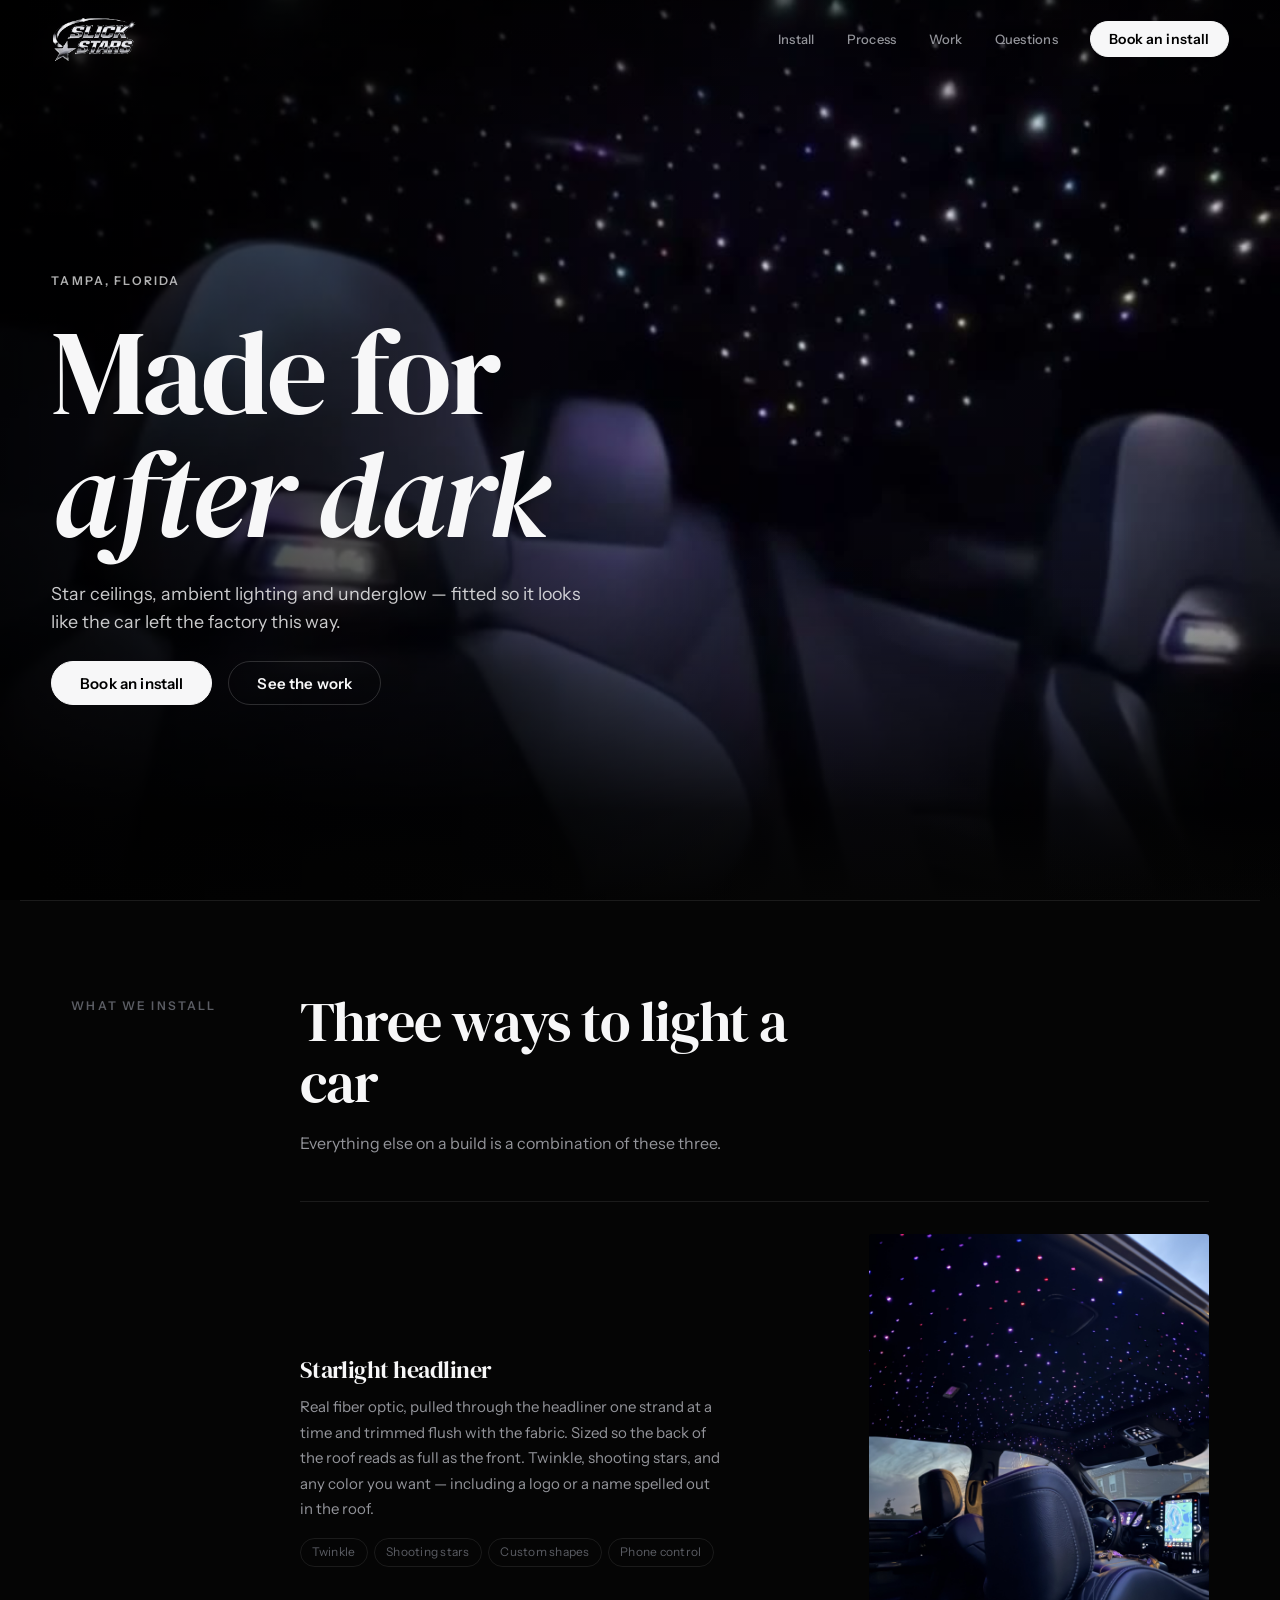
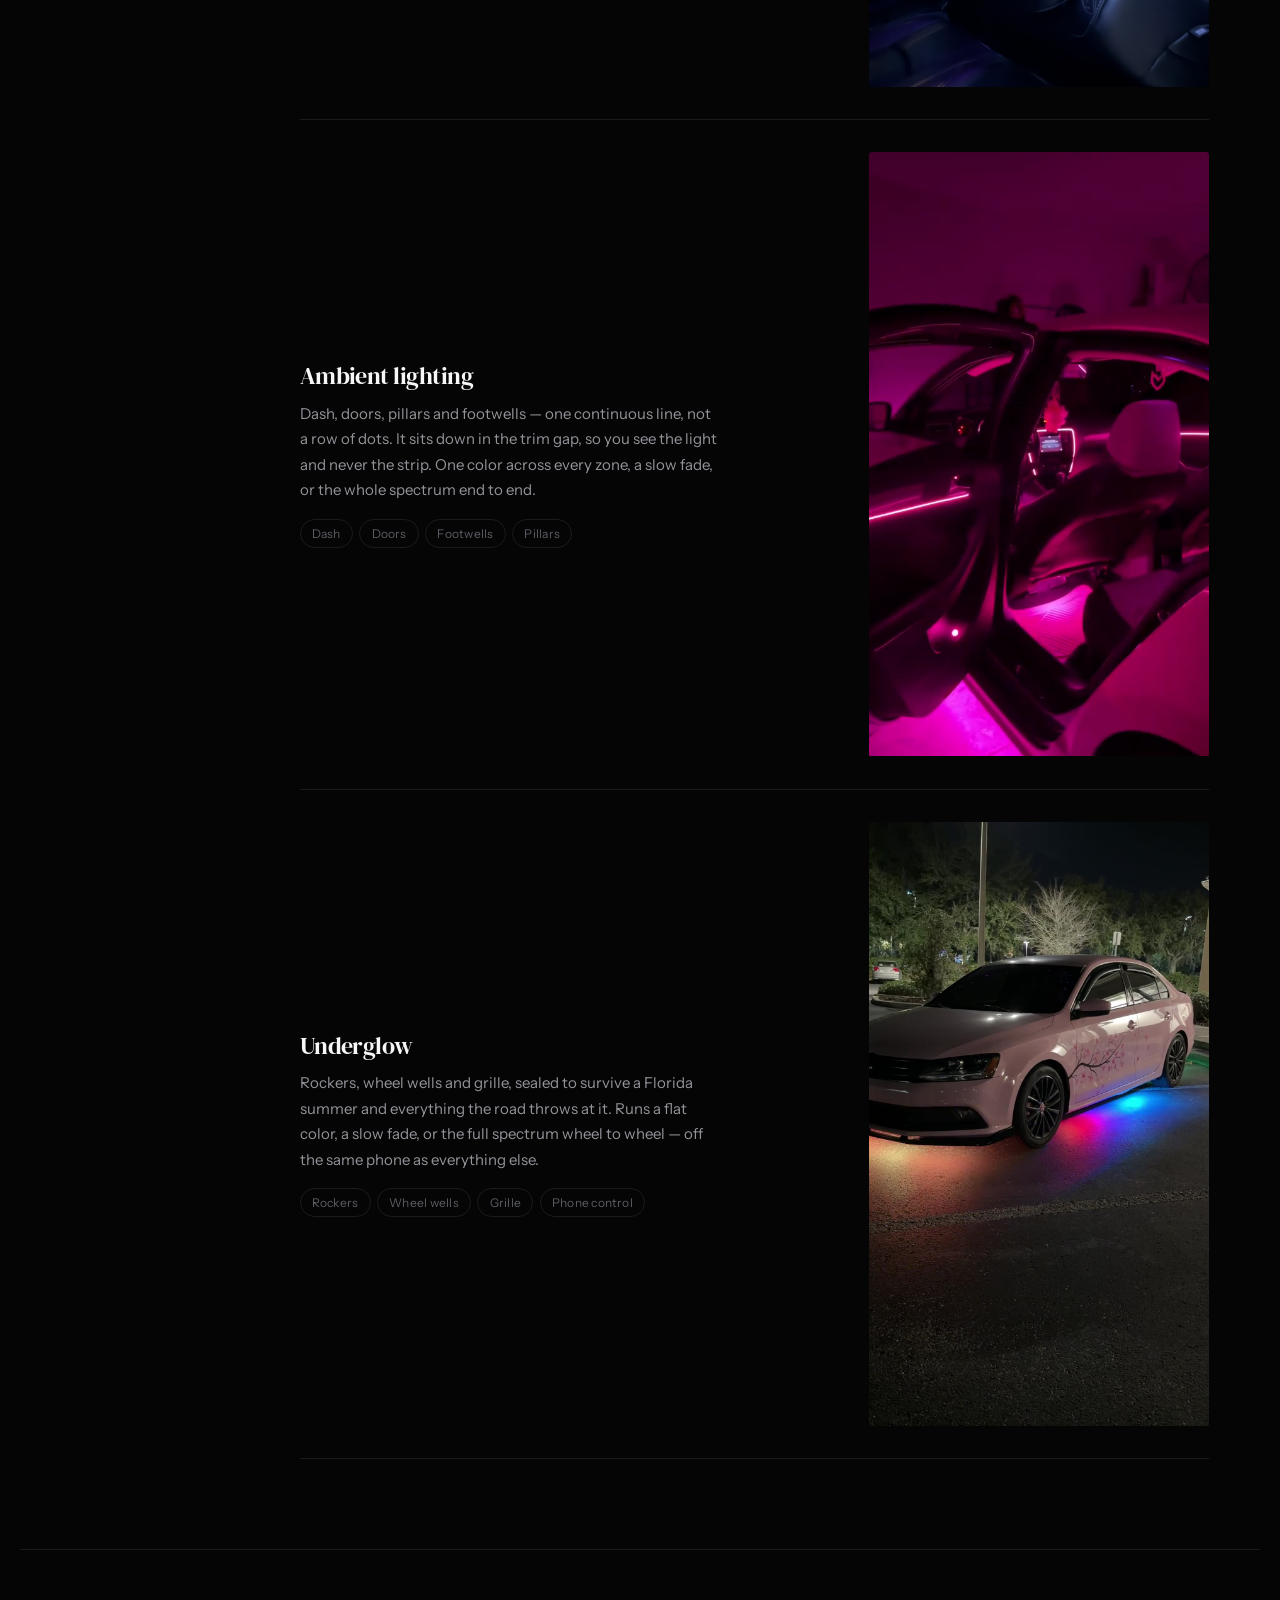
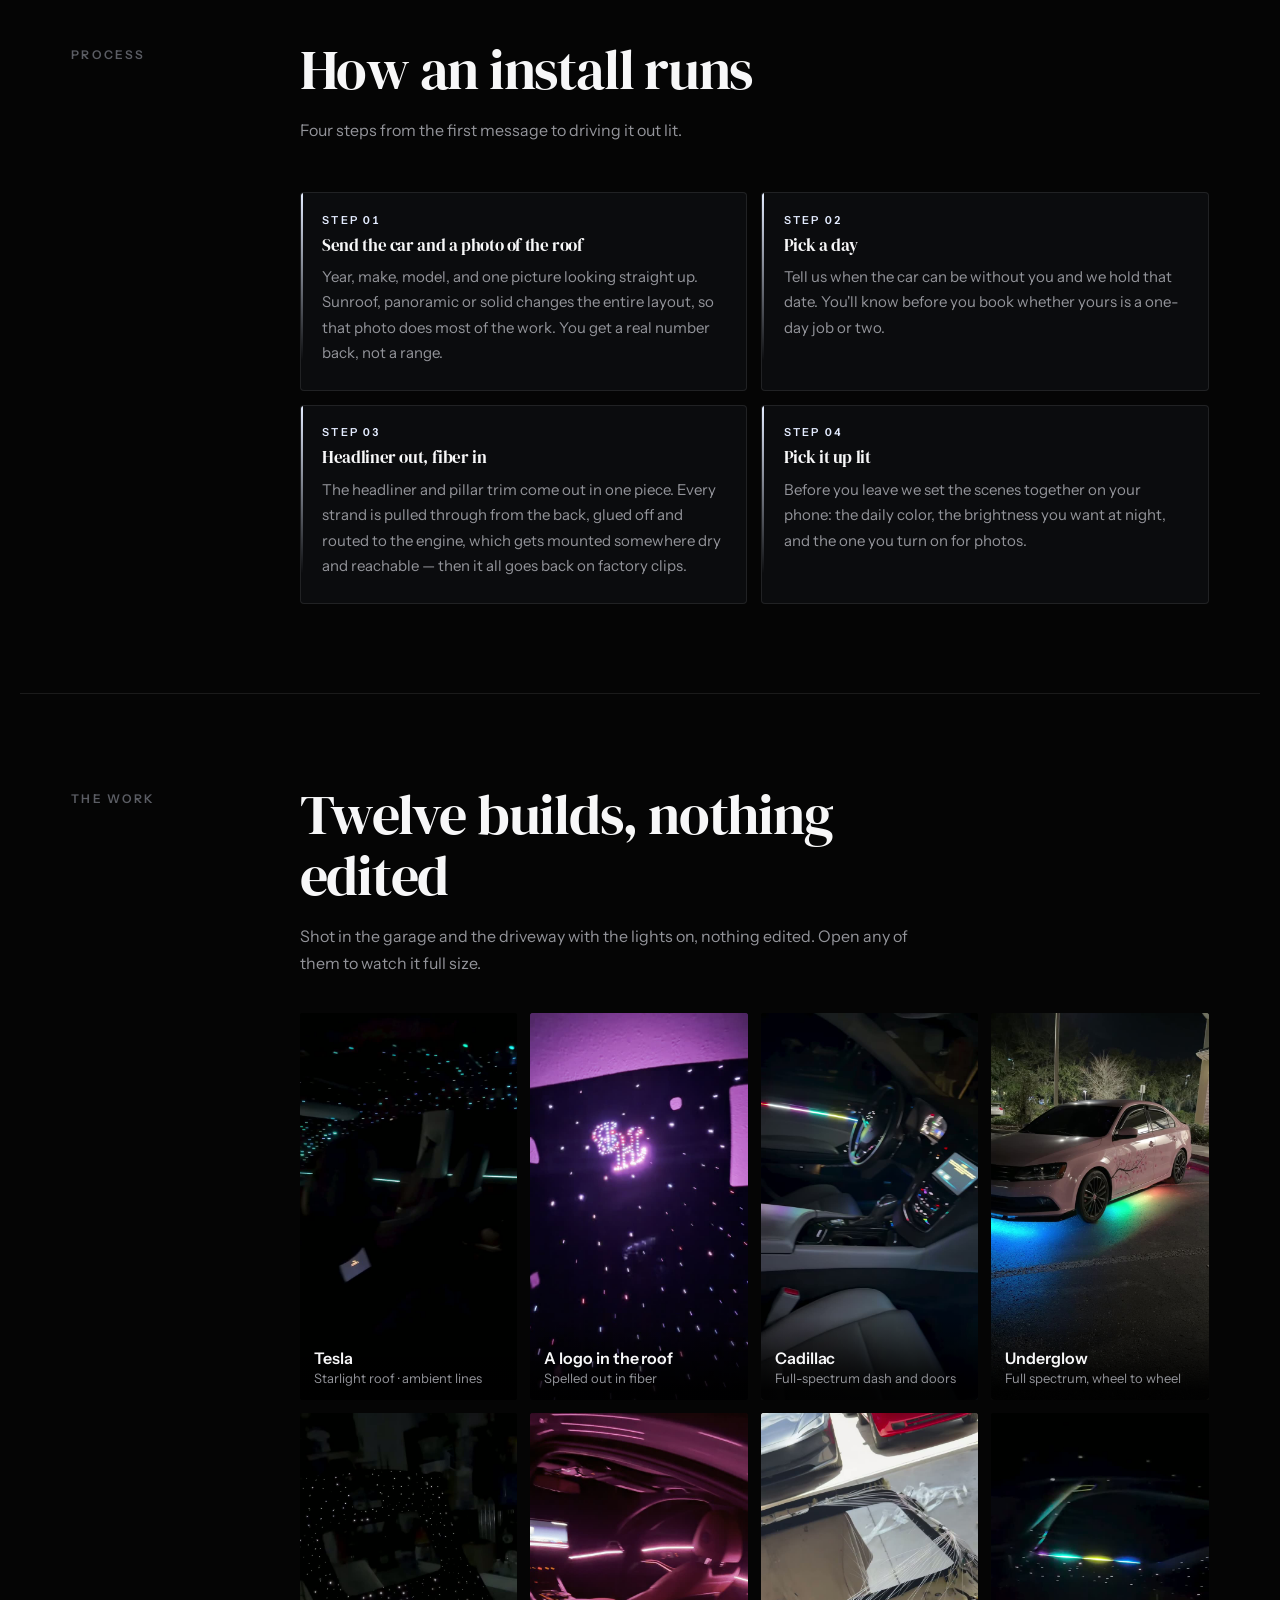
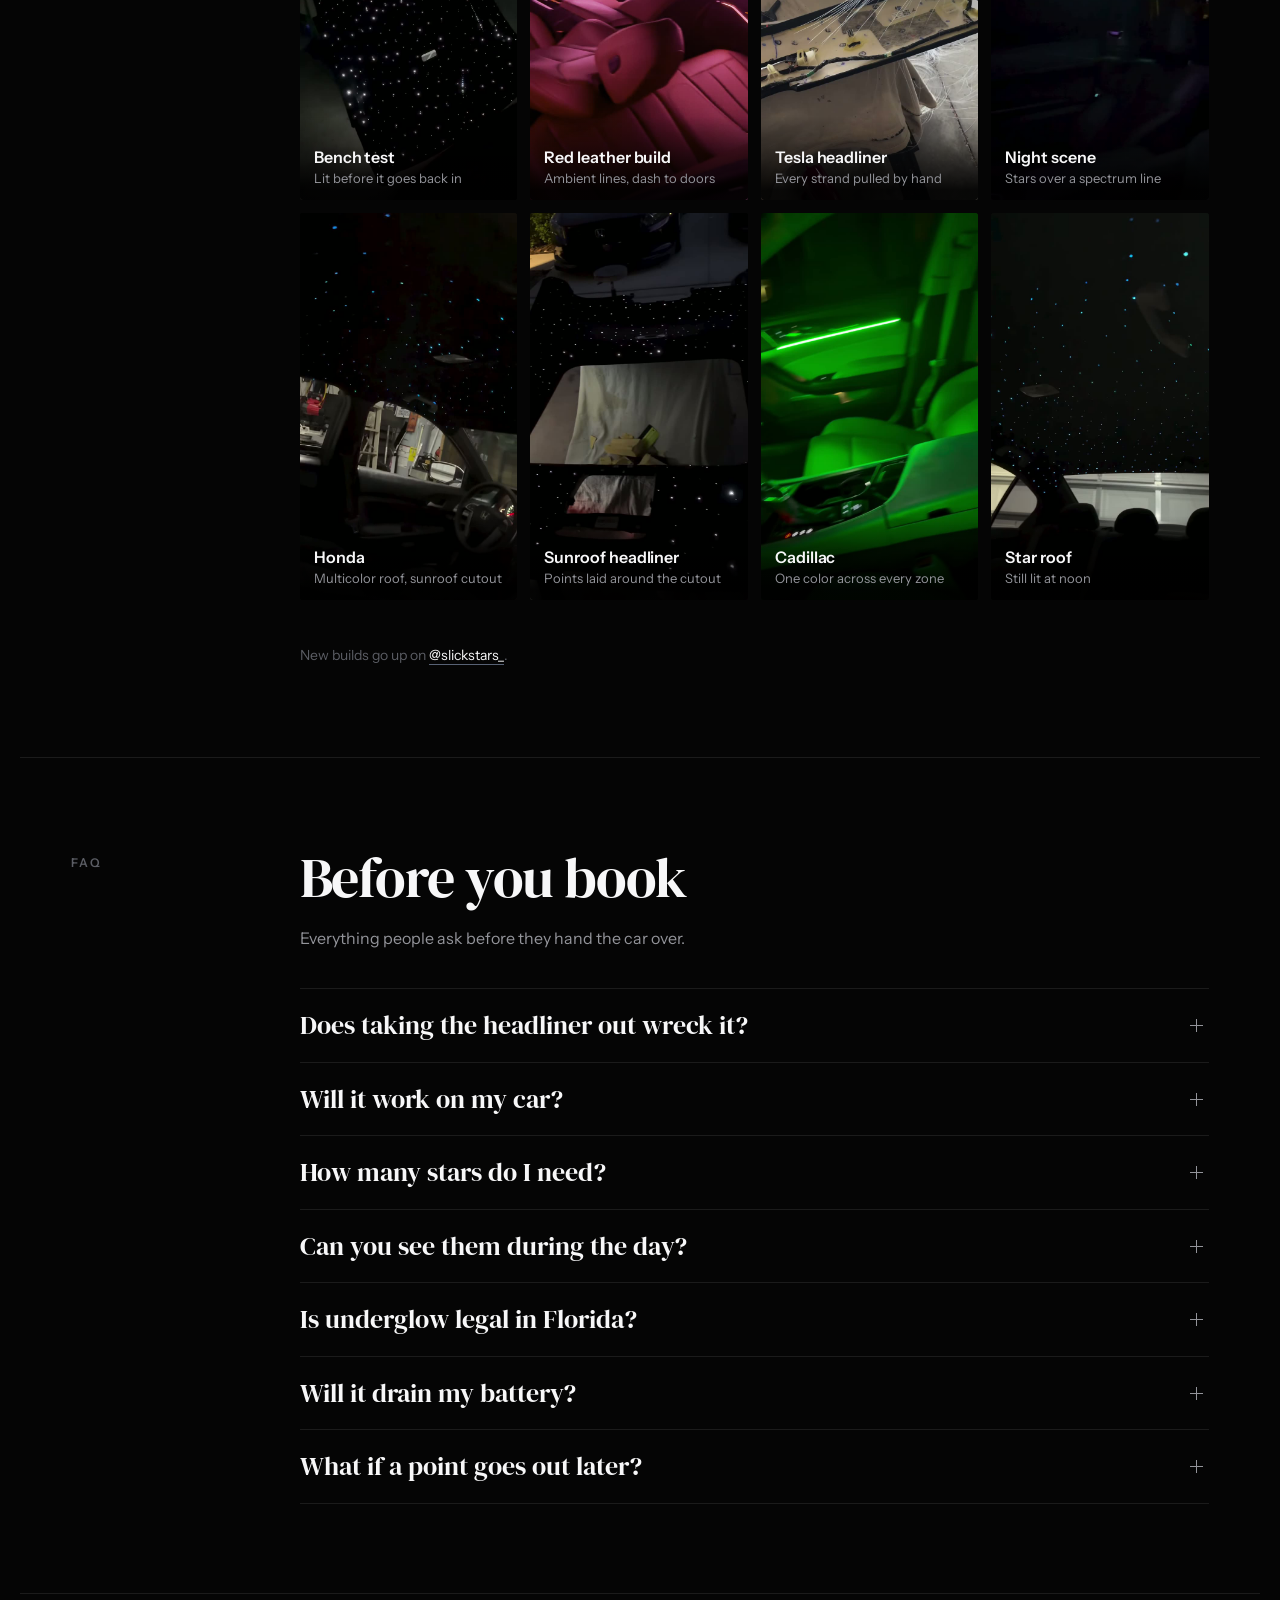
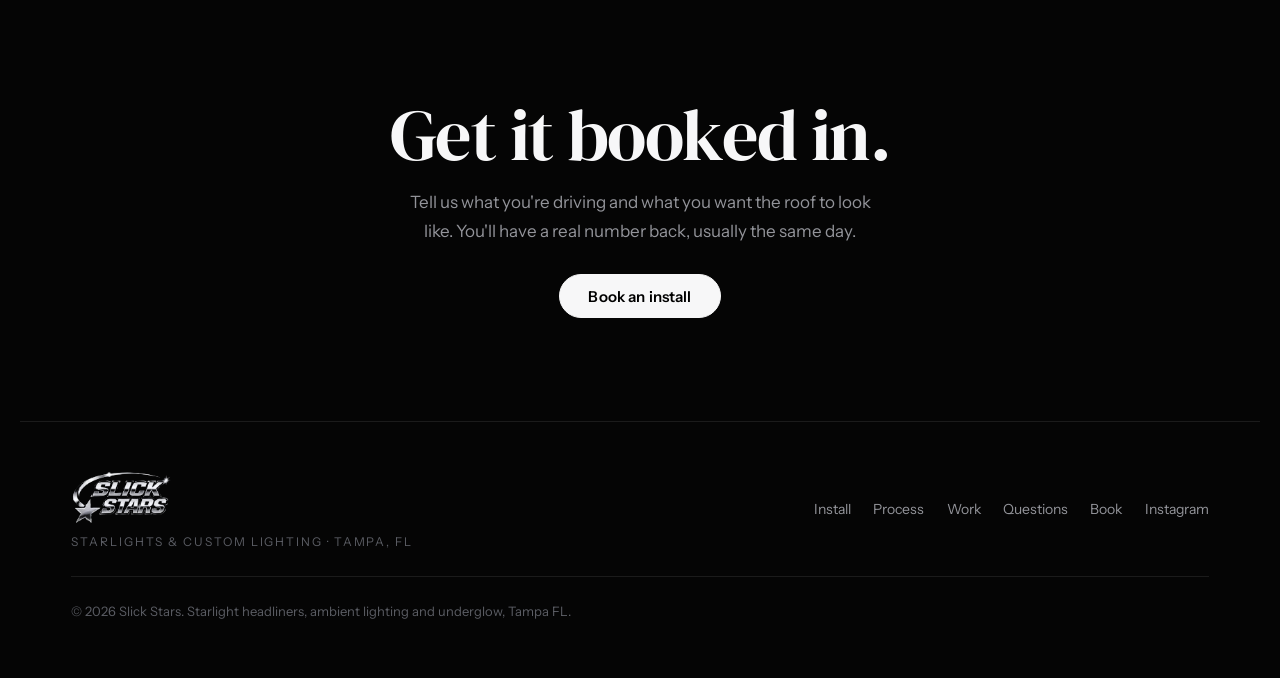
<file: index.html>
<!doctype html>
<html lang="en">
<head>
<meta charset="utf-8">
<meta name="viewport" content="width=device-width, initial-scale=1">
<title>Slick Stars — Starlight Headliners, Ambient Lighting &amp; Underglow, Tampa FL</title>
<meta name="description" content="Fiber-optic star ceilings, ambient interior lighting and underglow, fitted in Tampa, Florida — so it looks like the car left the factory this way.">
<meta name="theme-color" content="#050505">
<link rel="icon" href="images/favicon.svg" type="image/svg+xml">
<meta property="og:title" content="Slick Stars — Starlight Headliners, Tampa FL">
<meta property="og:description" content="Fiber-optic star ceilings, ambient lighting and underglow. Tampa, Florida.">
<meta property="og:image" content="video/hero-poster.jpg">
<meta property="og:type" content="website">
<link rel="preconnect" href="https://fonts.googleapis.com">
<link rel="preconnect" href="https://fonts.gstatic.com" crossorigin>
<link rel="stylesheet" href="https://fonts.googleapis.com/css2?family=DM+Serif+Display:ital@0;1&family=Instrument+Sans:wght@400;500;600&display=swap">
<link rel="stylesheet" href="styles.css">
</head>
<body>

<div class="sky sky--page" id="pageSky" aria-hidden="true"></div>

<a class="skip" href="#main">Skip to content</a>

<header class="nav" id="nav">
  <a class="brand" href="#top" aria-label="Slick Stars, home">
    <img src="images/logo.png" alt="Slick Stars" width="144" height="78">
  </a>
  <nav class="nav__links" aria-label="Sections">
    <a href="#install">Install</a>
    <a href="#process">Process</a>
    <a href="#work">Work</a>
    <a href="#faq">Questions</a>
  </nav>
  <a class="btn btn--sm" href="book.html">Book an install</a>
</header>

<main id="main">

<!-- ── hero ─────────────────────────────────────────────── -->
<section class="hero" id="top">
  <video class="hero__video" src="video/hero.mp4" poster="video/hero-poster.jpg"
         autoplay muted loop playsinline preload="auto" aria-hidden="true" tabindex="-1"></video>
  <div class="hero__scrim" aria-hidden="true"></div>

  <div class="hero__inner">
    <p class="label label--light">Tampa, Florida</p>
    <h1 class="hero__h1">Made for<br><i>after dark</i></h1>
    <p class="hero__sub">
      Star ceilings, ambient lighting and underglow &mdash; fitted so it looks like the car
      left the factory this way.
    </p>
    <div class="hero__cta">
      <a class="btn" href="book.html">Book an install</a>
      <a class="btn btn--ghost" href="#work">See the work</a>
    </div>
  </div>
</section>

<!-- ── install ──────────────────────────────────────────── -->
<section class="sec" id="install">
  <div class="sec__rail"><span class="label">What we install</span></div>
  <div class="sec__body">
    <h2 class="sec__h2">Three ways to light a car</h2>
    <p class="lede">Everything else on a build is a combination of these three.</p>

    <div class="rows">

      <article class="rowitem">
        <div class="rowitem__lead">
          <h3>Starlight headliner</h3>
          <p>Real fiber optic, pulled through the headliner one strand at a time and trimmed flush with the fabric. Sized so the back of the roof reads as full as the front. Twinkle, shooting stars, and any color you want &mdash; including a logo or a name spelled out in the roof.</p>
          <ul class="spec"><li>Twinkle</li><li>Shooting stars</li><li>Custom shapes</li><li>Phone control</li></ul>
        </div>
        <img class="rowitem__shot" src="images/photos/IMG_2978.jpg" width="3024" height="4032" loading="lazy" decoding="async"
             alt="A truck roof filled edge to edge with white and violet fiber-optic points, the dash screen lit below it">
      </article>

      <article class="rowitem">
        <div class="rowitem__lead">
          <h3>Ambient lighting</h3>
          <p>Dash, doors, pillars and footwells &mdash; one continuous line, not a row of dots. It sits down in the trim gap, so you see the light and never the strip. One color across every zone, a slow fade, or the whole spectrum end to end.</p>
          <ul class="spec"><li>Dash</li><li>Doors</li><li>Footwells</li><li>Pillars</li></ul>
        </div>
        <video class="rowitem__shot" src="video/ambient.mp4" poster="video/ambient.jpg"
               width="540" height="960" muted loop playsinline preload="none"
               aria-label="A cabin lit magenta end to end — the line running the door card, the footwells washed, stars overhead"></video>
      </article>

      <article class="rowitem">
        <div class="rowitem__lead">
          <h3>Underglow</h3>
          <p>Rockers, wheel wells and grille, sealed to survive a Florida summer and everything the road throws at it. Runs a flat color, a slow fade, or the full spectrum wheel to wheel &mdash; off the same phone as everything else.</p>
          <ul class="spec"><li>Rockers</li><li>Wheel wells</li><li>Grille</li><li>Phone control</li></ul>
        </div>
        <video class="rowitem__shot" src="video/underglow.mp4" poster="video/underglow.jpg"
               width="1080" height="1920" muted loop playsinline preload="none"
               aria-label="A sedan in an empty lot at night, the underglow cycling the full spectrum across the asphalt"></video>
      </article>

    </div>
  </div>
</section>

<!-- ── process ──────────────────────────────────────────── -->
<section class="sec" id="process">
  <div class="sec__rail"><span class="label">Process</span></div>
  <div class="sec__body">
    <h2 class="sec__h2">How an install runs</h2>
    <p class="lede">Four steps from the first message to driving it out lit.</p>

    <ol class="steps">
      <li>
        <span class="steps__n">Step 01</span>
        <h3>Send the car and a photo of the roof</h3>
        <p>Year, make, model, and one picture looking straight up. Sunroof, panoramic or solid changes the entire layout, so that photo does most of the work. You get a real number back, not a range.</p>
      </li>
      <li>
        <span class="steps__n">Step 02</span>
        <h3>Pick a day</h3>
        <p>Tell us when the car can be without you and we hold that date. You'll know before you book whether yours is a one-day job or two.</p>
      </li>
      <li>
        <span class="steps__n">Step 03</span>
        <h3>Headliner out, fiber in</h3>
        <p>The headliner and pillar trim come out in one piece. Every strand is pulled through from the back, glued off and routed to the engine, which gets mounted somewhere dry and reachable &mdash; then it all goes back on factory clips.</p>
      </li>
      <li>
        <span class="steps__n">Step 04</span>
        <h3>Pick it up lit</h3>
        <p>Before you leave we set the scenes together on your phone: the daily color, the brightness you want at night, and the one you turn on for photos.</p>
      </li>
    </ol>
  </div>
</section>

<!-- ── work ─────────────────────────────────────────────── -->
<section class="sec" id="work">
  <div class="sec__rail"><span class="label">The work</span></div>
  <div class="sec__body">
    <h2 class="sec__h2">Twelve builds, nothing edited</h2>
    <p class="lede">Shot in the garage and the driveway with the lights on, nothing edited. Open any of them to watch it full size.</p>

    <div class="work" id="work-grid">
      <!-- built from WORK in app.js -->
    </div>

    <p class="note">
      New builds go up on
      <a href="https://www.instagram.com/slickstars_/" target="_blank" rel="noopener">@slickstars_</a>.
    </p>
  </div>
</section>

<!-- ── faq ──────────────────────────────────────────────── -->
<section class="sec" id="faq">
  <div class="sec__rail"><span class="label">FAQ</span></div>
  <div class="sec__body">
    <h2 class="sec__h2">Before you book</h2>
    <p class="lede">Everything people ask before they hand the car over.</p>
    <div class="faq">
      <details>
        <summary>Does taking the headliner out wreck it?</summary>
        <p>No &mdash; it's built to come out. The board unclips, the fiber gets pulled through from the back where nobody sees it, and each strand is trimmed flush with the fabric. Once it's back in, you can't tell it ever left the car until you turn the lights on.</p>
      </details>
      <details>
        <summary>Will it work on my car?</summary>
        <p>Almost certainly. What decides the job is the roof, not the badge &mdash; solid, sunroof, panoramic and full glass all lay out differently, and that's what changes the point count and the routing. Send the year, make and model with a photo looking straight up and we'll tell you exactly what yours takes before you commit to anything.</p>
      </details>
      <details>
        <summary>How many stars do I need?</summary>
        <p>It's set by the roof, not by a menu. A sedan headliner and a truck cab need very different counts to look equally full, and a sunroof cutout changes where they can go at all. Send the photo and we'll give you the number for your car.</p>
      </details>
      <details>
        <summary>Can you see them during the day?</summary>
        <p>Yes &mdash; quieter than at night, but they're there. There's a clip in the work section above &mdash; Star roof &mdash; filmed at noon with the garage door open and nothing done to it.</p>
      </details>
      <details>
        <summary>Is underglow legal in Florida?</summary>
        <p>Mostly, with limits. Florida restricts lights showing <b>red or blue toward the front</b> of the car, and anything flashing or rotating &mdash; that&rsquo;s reserved for emergency vehicles. So the build gets a street scene that stays inside that, and your reds and blues live on a separate scene for shows and meets. Worth confirming for your own setup before you drive it.</p>
      </details>
      <details>
        <summary>Will it drain my battery?</summary>
        <p>Not when it's wired right. Power gets tapped to a switched source, so the whole system dies with the ignition instead of sitting live off an always-on circuit overnight.</p>
      </details>
      <details>
        <summary>What if a point goes out later?</summary>
        <p>Bring it back. Fiber doesn't burn out the way an LED does &mdash; a dead point is nearly always the engine or a connection at the engine end, and both are quick to sort.</p>
      </details>
    </div>
  </div>
</section>

</main>

<!-- ── closer ───────────────────────────────────────────── -->
<section class="closer">
  <h2>Get it booked in.</h2>
  <p>Tell us what you're driving and what you want the roof to look like. You'll have a real number back, usually the same day.</p>
  <a class="btn" href="book.html">Book an install</a>
</section>

<footer class="foot">
  <div class="foot__brand">
    <img src="images/logo.png" alt="Slick Stars" width="144" height="78" loading="lazy">
    <span>Starlights &amp; custom lighting &middot; Tampa, FL</span>
  </div>
  <nav class="foot__links" aria-label="Footer">
    <a href="#install">Install</a>
    <a href="#process">Process</a>
    <a href="#work">Work</a>
    <a href="#faq">Questions</a>
    <a href="book.html">Book</a>
    <a href="https://www.instagram.com/slickstars_/" target="_blank" rel="noopener">Instagram</a>
  </nav>
  <p class="foot__fine">&copy; <span id="yr">2026</span> Slick Stars. Starlight headliners, ambient lighting and underglow, Tampa FL.</p>
</footer>

<!-- ── lightbox ─────────────────────────────────────────── -->
<dialog class="lb" id="lb" aria-label="Build video">
  <button class="lb__close" id="lbClose" type="button" aria-label="Close">&#10005;</button>
  <div class="lb__in"><video id="lbVideo" controls playsinline loop preload="none"></video></div>
  <p class="lb__cap" id="lbCap"></p>
</dialog>

<script src="app.js"></script>
</body>
</html>
</file>
<file: styles.css>
/* Slick Stars — black, chrome and white. The cars bring the color; nothing else does. */

/* ── tokens ──────────────────────────────────────────────── */
:root{
  --bg:#050505;
  --panel:#0B0B0C;
  --sheet:#0B0C0E;
  --sheet-2:#101216;
  --line:rgba(255,255,255,.09);
  --line-soft:rgba(255,255,255,.055);
  --line-2:rgba(255,255,255,.16);

  --ink:#F7F7F8;
  --mute:#93949A;
  --dim:#5B5D64;

  --star:#E4ECFF;
  --glow:rgba(190,214,255,.45);

  --display:"DM Serif Display",Georgia,"Times New Roman",serif;
  --body:"Instrument Sans",ui-sans-serif,system-ui,sans-serif;

  --gut:clamp(1.25rem,4vw,4.5rem);
  --wide:1240px;
  --rail:190px;
  --read:660px;

  --ease:cubic-bezier(.22,.68,.28,1);
}

*,*::before,*::after{box-sizing:border-box}
html{-webkit-text-size-adjust:100%;scroll-behavior:smooth}
@media (prefers-reduced-motion:reduce){html{scroll-behavior:auto}}

body{
  margin:0;
  background:var(--bg);
  color:var(--ink);
  font:400 16px/1.65 var(--body);
  -webkit-font-smoothing:antialiased;
  overflow-x:hidden;
}

img,video{display:block;max-width:100%;height:auto}
[hidden]{display:none !important}
a{color:inherit}
h1,h2,h3{font-family:var(--display);font-weight:400;letter-spacing:-.022em}

::selection{background:var(--ink);color:#000}
:focus-visible{outline:1.5px solid var(--ink);outline-offset:3px;border-radius:2px}

.skip{
  position:fixed;left:12px;top:-100px;z-index:99;
  background:var(--ink);color:#000;padding:10px 16px;border-radius:999px;
  font:600 13px var(--body);transition:top .18s var(--ease);
}
.skip:focus{top:12px}

/* ── shared ──────────────────────────────────────────────── */
.label,.eyebrow{
  display:block;margin:0;
  font:600 .75rem/1 var(--body);letter-spacing:.18em;text-transform:uppercase;
  color:var(--dim);
}
.label--light{color:rgba(247,247,248,.72)}
.lede{margin:0;color:var(--mute);max-width:56ch;font-size:1.0625rem;line-height:1.7}
.note{margin:1.5rem 0 0;font-size:.875rem;color:var(--dim)}
.note a{color:var(--ink);text-decoration:none;border-bottom:1px solid var(--glow)}
.note a:hover{color:var(--star)}

/* ── buttons ─────────────────────────────────────────────── */
.btn{
  display:inline-flex;align-items:center;justify-content:center;gap:10px;
  padding:.85rem 1.75rem;
  background:var(--ink);color:#000;
  font:600 .9375rem/1 var(--body);letter-spacing:.01em;
  text-decoration:none;border:1px solid var(--ink);border-radius:999px;
  cursor:pointer;
  transition:background-color .2s ease,color .2s ease,border-color .2s ease,transform .25s var(--ease);
}
.btn:hover{background:transparent;color:var(--ink);transform:translateY(-1px)}
.btn:active{transform:translateY(0)}
.btn--ghost{background:transparent;color:var(--ink);border-color:var(--line-2)}
.btn--ghost:hover{background:var(--ink);color:#000;border-color:var(--ink)}
.btn--sm{padding:.6rem 1.15rem;font-size:.875rem}

/* ── star field ──────────────────────────────────────────── */
.sky{position:absolute;inset:0;overflow:hidden;pointer-events:none;z-index:0}
/* fixed, so it sits behind the whole page like a sky you're driving under
   rather than a texture that scrolls past */
.sky--page{position:fixed}
.sky i{
  position:absolute;display:block;
  width:var(--s,2px);height:var(--s,2px);border-radius:50%;
  background:var(--c,#E4ECFF);
  box-shadow:0 0 5px 0 var(--c,#E4ECFF);
  opacity:.42;
  animation:twinkle var(--t,4.6s) var(--d,0s) infinite ease-in-out;
}
@keyframes twinkle{0%,100%{opacity:.06;transform:scale(.6)}50%{opacity:var(--o,.62);transform:scale(1)}}
@media (prefers-reduced-motion:reduce){.sky i{animation:none;opacity:.34}}

/* ── shooting stars ──────────────────────────────────────── */
/* He sells these, so the sky throws one now and then. Long cycle, short bright
   window: roughly one every few seconds somewhere on screen, never a shower.
   `.sky i` is a class+type selector, so these need `.sky .shoot` to win. */
.sky .shoot{
  position:absolute;
  width:2px;height:2px;border-radius:50%;
  background:#fff;
  box-shadow:0 0 6px 0 rgba(228,236,255,.6);
  opacity:0;
  animation:shoot var(--sd,14s) var(--sdelay,0s) infinite linear;
}
/* the trail, angled to sit behind the direction of travel */
.sky .shoot::after{
  content:"";position:absolute;left:1px;top:0;
  width:var(--tail,120px);height:1px;
  transform-origin:0 50%;
  transform:rotate(-32deg);
  background:linear-gradient(to right,rgba(228,236,255,.55),rgba(228,236,255,.1) 42%,rgba(228,236,255,0));
}
@keyframes shoot{
  0%,4%    {opacity:0;transform:translate3d(0,0,0)}
  6%,10%   {opacity:.85}
  13%,100% {opacity:0;transform:translate3d(calc(var(--len,460px) * -.85),calc(var(--len,460px) * .53),0)}
}
@media (prefers-reduced-motion:reduce){.sky .shoot{display:none}}

/* ── nav ─────────────────────────────────────────────────── */
.nav{
  position:fixed;inset:0 0 auto 0;z-index:50;
  display:flex;align-items:center;gap:2rem;
  padding:1rem var(--gut);
  border-bottom:1px solid transparent;
  transition:background-color .3s ease,border-color .3s ease,backdrop-filter .3s ease,padding .3s ease;
}
.nav[data-stuck="true"]{
  background:rgba(5,5,5,.86);
  backdrop-filter:blur(16px) saturate(130%);
  border-bottom-color:var(--line);
  padding-block:.6rem;
}
.brand{display:flex;align-items:center;line-height:0;text-decoration:none;margin-right:auto}
.brand img{height:46px;width:auto;display:block}
.nav[data-stuck="true"] .brand img{height:38px}
@media (max-width:520px){.brand img{height:40px}}

.nav__links{display:flex;gap:2rem}
.nav__links a{
  font:500 .8125rem/1 var(--body);letter-spacing:.02em;
  color:var(--mute);text-decoration:none;padding:6px 0;position:relative;
  transition:color .22s var(--ease);
}
.nav__links a::after{
  content:"";position:absolute;left:0;right:0;bottom:0;height:1px;background:var(--ink);
  transform:scaleX(0);transform-origin:left;transition:transform .28s var(--ease);
}
.nav__links a:hover{color:var(--ink)}
.nav__links a:hover::after{transform:scaleX(1)}
@media (max-width:820px){.nav__links{display:none}}

/* ── hero: his own footage, running behind the type ──────── */
.hero{
  position:relative;
  min-height:100svh;
  display:flex;flex-direction:column;justify-content:center;
  padding:7rem var(--gut) 2rem;
  overflow:hidden;isolation:isolate;
}
.hero__video{
  position:absolute;inset:0;z-index:-2;
  width:100%;height:100%;
  object-fit:cover;object-position:center 42%;
}
.hero__scrim{
  position:absolute;inset:0;z-index:-1;
  background:
    linear-gradient(to right,rgba(0,0,0,.86) 0%,rgba(0,0,0,.5) 36%,rgba(0,0,0,.04) 62%,rgba(0,0,0,.18) 100%),
    linear-gradient(to bottom,rgba(0,0,0,.6) 0%,transparent 16%,transparent 58%,rgba(0,0,0,.88) 90%,var(--bg) 100%);
}
.hero__inner{
  width:100%;max-width:var(--wide);margin-inline:auto;
  display:flex;flex-direction:column;align-items:flex-start;gap:1.5rem;
}
.hero__inner > *{max-width:100%}
.hero__h1{
  margin:0;
  font-size:clamp(3.25rem,10.5vw,7.5rem);
  line-height:1.02;
}
.hero__h1 i{font-style:italic}
.hero__sub{
  margin:0;max-width:46ch;color:rgba(247,247,248,.82);
  font-size:clamp(1rem,1.4vw,1.1875rem);line-height:1.6;
}
.hero__cta{display:flex;flex-wrap:wrap;gap:1rem}

/* ── section shell: a label rail, then the content ───────── */
.sec{
  position:relative;z-index:1;
  max-width:var(--wide);margin-inline:auto;
  padding:clamp(4rem,7vw,7rem) var(--gut);
  display:grid;grid-template-columns:var(--rail) minmax(0,1fr);
  gap:clamp(1.5rem,3vw,3rem);
  border-top:1px solid var(--line);
  scroll-margin-top:72px;
}
.sec:first-of-type{border-top:0}
.sec__rail{padding-top:.6rem}
.sec__body{display:flex;flex-direction:column;gap:1.25rem;min-width:0}
.sec__h2{margin:0;font-size:clamp(2.125rem,4.4vw,3.5rem);line-height:1.1;max-width:20ch}
.sec__h2 + .lede{margin-top:-.25rem}

@media (max-width:780px){
  .sec{grid-template-columns:minmax(0,1fr);gap:1rem}
  .sec__rail{padding-top:0}
}

[data-reveal]{opacity:0;transform:translateY(20px);transition:opacity .8s var(--ease),transform .8s var(--ease)}
[data-reveal].is-in{opacity:1;transform:none}
@media (prefers-reduced-motion:reduce){[data-reveal]{opacity:1;transform:none;transition:none}}

/* ── install: one row per service ────────────────────────── */
.rows{margin-top:1.5rem;border-top:1px solid var(--line)}
.rowitem{
  display:grid;grid-template-columns:minmax(0,1fr) minmax(0,1fr);
  gap:clamp(1.25rem,3vw,3rem);
  padding:2rem 0;
  border-bottom:1px solid var(--line);
  align-items:center;
}
.rowitem__lead{display:flex;flex-direction:column;justify-content:center;gap:.6rem}
.rowitem__lead h3{margin:0;font-size:clamp(1.25rem,2vw,1.5rem);line-height:1.25}
.rowitem__lead p{margin:0;color:var(--mute);font-size:.9375rem;line-height:1.7;max-width:42ch}

/* Uniform width, natural height — his photos are 3:4 and his clips are 9:16,
   and both go in at their own ratio rather than being cropped to match. */
.rowitem__shot{
  width:100%;max-width:340px;height:auto;
  margin-left:auto;border-radius:3px;
}
@media (max-width:680px){
  .rowitem{grid-template-columns:minmax(0,1fr)}
  .rowitem__shot{margin-inline:auto}
}

.spec{list-style:none;margin:.4rem 0 0;padding:0;display:flex;flex-wrap:wrap;gap:.4rem}
.spec li{
  padding:.35rem .7rem;border:1px solid var(--line);border-radius:999px;
  font:400 .75rem/1.3 var(--body);letter-spacing:.02em;color:var(--dim);
}

/* ── process: four cards, in order ───────────────────────── */
.steps{
  list-style:none;margin:1.75rem 0 0;padding:0;
  display:grid;grid-template-columns:minmax(0,1fr);
  gap:clamp(.6rem,1.2vw,.875rem);
}
@media (min-width:720px){.steps{grid-template-columns:repeat(2,minmax(0,1fr))}}

.steps li{
  position:relative;overflow:hidden;
  display:flex;flex-direction:column;gap:.5rem;
  padding:1.35rem 1.35rem 1.5rem;
  background:var(--sheet);border:1px solid var(--line);border-radius:4px;
  transition:border-color .25s ease,background-color .25s ease;
}
.steps li::before{
  content:"";position:absolute;inset:0 auto 0 0;width:2px;
  background:linear-gradient(to bottom,var(--star),transparent 85%);
}
.steps li:hover{background:var(--sheet-2);border-color:var(--line-2)}
.steps__n{
  font:600 .6875rem/1 var(--body);letter-spacing:.2em;text-transform:uppercase;
  color:var(--star);font-variant-numeric:tabular-nums;
}
.steps h3{margin:0;font-size:1.0625rem;line-height:1.3}
.steps p{margin:0;color:var(--mute);font-size:.9375rem;line-height:1.7}

/* ── work: the builds, two up like they run on his feed ──── */
.work{
  margin-top:1rem;
  display:grid;grid-template-columns:repeat(2,minmax(0,1fr));
  gap:clamp(.5rem,1vw,.875rem);
}
@media (min-width:900px){.work{grid-template-columns:repeat(3,minmax(0,1fr))}}
@media (min-width:1180px){.work{grid-template-columns:repeat(4,minmax(0,1fr))}}

/* 9:16, because that is the shape every one of them was filmed in */
.tile{
  margin:0;position:relative;overflow:hidden;
  background:var(--panel);border-radius:3px;aspect-ratio:9/16;cursor:pointer;
}
.tile img,.tile video{
  position:absolute;inset:0;width:100%;height:100%;object-fit:cover;
  transition:transform .7s cubic-bezier(.2,.7,.3,1);
}
.tile video{opacity:0;transition:opacity .4s var(--ease)}
.tile[data-playing="true"] video{opacity:1}
@media (hover:hover) and (pointer:fine){
  .tile:hover img,.tile:hover video{transform:scale(1.04)}
}
.tile__btn{
  position:absolute;inset:0;z-index:3;
  border:0;background:transparent;padding:0;cursor:pointer;
  font-size:0;color:transparent;
}
.tile__cap{
  position:absolute;inset:auto 0 0 0;z-index:2;
  padding:2rem .9rem .8rem;
  background:linear-gradient(to top,rgba(0,0,0,.92) 12%,transparent);
  display:flex;flex-direction:column;gap:.1rem;
  pointer-events:none;
}
.tile__cap b{font:600 1rem/1.2 var(--body);letter-spacing:-.005em}
.tile__cap span{font:400 .8125rem/1.4 var(--body);color:var(--mute)}
.tile__chip{
  position:absolute;right:.9rem;top:.9rem;z-index:2;
  padding:.4rem .8rem;border-radius:999px;
  background:var(--ink);color:#000;
  font:600 .75rem/1 var(--body);letter-spacing:.02em;
  pointer-events:none;opacity:0;translate:0 -.35rem;
  transition:opacity .25s ease,translate .25s ease;
}
@media (hover:hover) and (pointer:fine){.tile:hover .tile__chip{opacity:1;translate:0}}
.tile:focus-within .tile__chip{opacity:1;translate:0}

/* ── faq ─────────────────────────────────────────────────── */
.faq{margin-top:1rem;border-top:1px solid var(--line)}
.faq details{border-bottom:1px solid var(--line)}
.faq summary{
  list-style:none;cursor:pointer;position:relative;
  padding:1.25rem 2.5rem 1.25rem 0;
  font-family:var(--display);font-size:clamp(1.25rem,2.2vw,1.625rem);line-height:1.25;
  transition:color .22s var(--ease);
}
.faq summary::-webkit-details-marker{display:none}
.faq summary:hover{color:#fff}
.faq summary::before,.faq summary::after{
  content:"";position:absolute;right:6px;top:50%;
  width:13px;height:1px;background:var(--mute);
  transition:transform .3s var(--ease),background-color .22s var(--ease);
}
.faq summary::after{transform:rotate(90deg)}
.faq details[open] summary::before,.faq details[open] summary::after{background:var(--ink)}
.faq details[open] summary::after{transform:rotate(0)}
.faq p{margin:0;padding:0 2.5rem 1.6rem 0;color:var(--mute);font-size:.9375rem;line-height:1.8;max-width:62ch}

/* ── lightbox ────────────────────────────────────────────── */
.lb{border:0;padding:0;background:transparent;max-width:100vw;max-height:100vh;width:100%;height:100%;color:var(--ink)}
.lb::backdrop{background:rgba(3,3,3,.95);backdrop-filter:blur(10px)}
.lb__in{height:100%;display:grid;place-items:center;padding:60px 16px 26px}
.lb__in video{max-height:100%;max-width:min(100%,440px);width:auto;border-radius:4px;background:#000}
.lb__close{
  position:absolute;top:16px;right:16px;width:44px;height:44px;border-radius:999px;
  background:transparent;border:1px solid var(--line-2);color:var(--ink);
  font-size:18px;line-height:1;cursor:pointer;
  transition:background-color .22s var(--ease),color .22s var(--ease),transform .3s var(--ease);
}
.lb__close:hover{background:var(--ink);color:#000;transform:rotate(90deg)}
.lb__cap{
  position:absolute;left:0;right:0;bottom:16px;text-align:center;margin:0;
  font:400 .8125rem/1.5 var(--body);color:var(--mute);
}

/* ── closer ──────────────────────────────────────────────── */
.closer{
  position:relative;z-index:1;
  max-width:var(--wide);margin-inline:auto;
  padding:clamp(4.5rem,8vw,7.5rem) var(--gut);
  border-top:1px solid var(--line);
  display:flex;flex-direction:column;align-items:center;text-align:center;gap:1rem;
}
.closer h2{margin:0;font-size:clamp(2.5rem,6vw,4.5rem);line-height:1.05}
.closer p{margin:0;color:var(--mute);max-width:44ch;font-size:1.0625rem;line-height:1.7}
.closer .btn{margin-top:.75rem}

/* ── footer ──────────────────────────────────────────────── */
.foot{
  position:relative;z-index:1;
  padding:3rem var(--gut) 3.5rem;
  border-top:1px solid var(--line);
  max-width:var(--wide);margin-inline:auto;
  display:grid;gap:1.75rem;grid-template-columns:1fr auto;align-items:center;
}
.foot__brand{display:flex;flex-direction:column;align-items:flex-start;gap:.75rem}
.foot__brand img{height:54px;width:auto}
.foot__brand span{font:400 .75rem/1 var(--body);letter-spacing:.16em;text-transform:uppercase;color:var(--dim)}
.foot__links{display:flex;flex-wrap:wrap;gap:1.4rem;justify-content:flex-end}
.foot__links a{
  font:400 .875rem/1 var(--body);
  color:var(--mute);text-decoration:none;transition:color .22s var(--ease);
}
.foot__links a:hover{color:var(--ink)}
.foot__fine{
  grid-column:1/-1;margin:0;padding-top:1.5rem;
  border-top:1px solid var(--line);font-size:.8125rem;color:var(--dim);
}
@media (max-width:720px){
  .foot{grid-template-columns:1fr;align-items:start}
  .foot__links{justify-content:flex-start}
}

/* ── touch targets ───────────────────────────────────────── */
/* Anything you tap needs ~44px of height to hit reliably. */
@media (max-width:820px){
  .btn{min-height:48px;padding-block:0}
  .btn--sm{min-height:44px;padding:0 1.15rem}
  .foot__links{gap:.25rem 1.4rem}
  .foot__links a{display:inline-flex;align-items:center;min-height:44px}
  .nav__links a{min-height:44px;display:inline-flex;align-items:center}
  .note a,.hint a{display:inline-flex;align-items:center;min-height:44px}
  .brand{min-height:44px;align-items:center}
  .faq summary{padding-block:1.1rem}
}

/* ══ booking page ═════════════════════════════════════════ */
.bookhead{
  padding:150px var(--gut) 0;max-width:980px;margin-inline:auto;
  display:flex;flex-direction:column;gap:16px;
}
.bookhead h1{
  margin:0;
  font:400 clamp(38px,6.2vw,74px)/1.06 var(--display);
  letter-spacing:-.022em;
}
.bookhead h1 i{font-style:italic}
.lede{margin:0;max-width:56ch;color:var(--mute);font-size:16px;line-height:1.7}

.book{padding:0 var(--gut) 120px;max-width:980px;margin-inline:auto}

.wiz{display:flex;align-items:center;gap:18px;padding:clamp(38px,6vh,64px) 0 0}
.wiz__track{flex:1;height:2px;background:var(--line);overflow:hidden}
.wiz__fill{display:block;height:100%;width:16%;background:var(--ink);transition:width .5s var(--ease)}
.wiz__count{margin:0;flex:0 0 auto;font:500 11px/1 var(--body);letter-spacing:.2em;text-transform:uppercase;color:var(--dim)}

/* every step is a fieldset; the wizard shows one at a time */
.step{border:0;margin:0;padding:clamp(30px,5vh,52px) 0 0;display:none}
.is-quiz .step.is-on{display:grid;gap:22px;animation:stepin .5s var(--ease) both}
@keyframes stepin{from{opacity:0;transform:translateY(12px)}to{opacity:1;transform:none}}
@media (prefers-reduced-motion:reduce){.is-quiz .step.is-on{animation:none}}
form:not(.is-quiz) .step{display:grid;gap:22px}

.step__head{display:flex;align-items:baseline;gap:14px}
.step__n{
  flex:0 0 auto;
  font:400 clamp(15px,1.6vw,18px)/1 var(--display);
  letter-spacing:.06em;color:var(--dim);
}
.step__head h2{
  margin:0;outline:none;
  font:400 clamp(25px,3.4vw,38px)/1.12 var(--display);letter-spacing:-.025em;
}
.step__hint{margin:-10px 0 0;color:var(--mute);font-size:15px;line-height:1.65;max-width:58ch}

.field{display:grid;gap:11px;margin:0;max-width:760px}
.field > label{
  font:500 11px/1 var(--body);letter-spacing:.2em;text-transform:uppercase;color:var(--dim);
}
.opt-tag{text-transform:none;letter-spacing:0;color:var(--dim);font-weight:400}
.row{display:grid;grid-template-columns:repeat(auto-fit,minmax(min(180px,100%),1fr));gap:18px;align-items:end;max-width:760px}

/* On a phone two 180px columns plus the gutters need ~418px, so the form was
   running off the side of the screen. One answer per line instead — except the
   car, where the year is four digits and doesn't need a line to itself. */
@media (max-width:620px){
  .row{grid-template-columns:1fr;gap:15px}
  .row:has(#year){grid-template-columns:minmax(0,86px) minmax(0,1fr);gap:14px}
  .row:has(#year) > :last-child{grid-column:1/-1}
}

input[type=text],input[type=tel],input[type=email],input[type=date],textarea{
  width:100%;background:transparent;
  border:0;border-bottom:1px solid var(--line);
  color:var(--ink);font:400 16px/1.5 var(--body);padding:11px 2px;
  transition:border-color .22s var(--ease);
}
input::placeholder,textarea::placeholder{color:#4A4C52}
input:hover,textarea:hover{border-bottom-color:rgba(255,255,255,.24)}
input:focus,textarea:focus{outline:none;border-bottom-color:var(--ink)}
textarea{resize:vertical;min-height:96px;border:1px solid var(--line);padding:13px 14px}

/* ── tiles: the big multi-select, one per line with a description ── */
.tiles{display:grid;gap:9px;max-width:760px}
.tiles input{position:absolute;opacity:0;width:0;height:0}
.tiles label{
  display:block;cursor:pointer;padding:16px 18px;
  border:1px solid var(--line);background:transparent;
  transition:border-color .2s var(--ease),background-color .2s var(--ease),color .2s var(--ease);
}
.tiles label b{display:block;font:500 15px/1.35 var(--body);letter-spacing:-.005em}
.tiles label span{display:block;margin-top:3px;font:400 13.5px/1.45 var(--body);color:var(--dim)}
.tiles label:hover{border-color:rgba(255,255,255,.3)}
.tiles input:focus-visible + label{outline:1.5px solid var(--ink);outline-offset:2px}
.tiles input:checked + label{background:var(--ink);border-color:var(--ink);color:#000}
.tiles input:checked + label span{color:rgba(0,0,0,.62)}

/* ── chips: the short answers, inline ── */
.chips{display:flex;flex-wrap:wrap;gap:8px}
.chips input{position:absolute;opacity:0;width:0;height:0}
.chips label{
  cursor:pointer;padding:10px 16px;
  border:1px solid var(--line);background:transparent;
  font:400 14px/1.3 var(--body);
  transition:border-color .2s var(--ease),background-color .2s var(--ease),color .2s var(--ease);
}
.chips label:hover{border-color:rgba(255,255,255,.3)}
.chips input:focus-visible + label{outline:1.5px solid var(--ink);outline-offset:2px}
.chips input:checked + label{background:var(--ink);border-color:var(--ink);color:#000}

.hint{margin:0;font-size:13px;color:var(--dim);line-height:1.6}

/* ── slot picker ─────────────────────────────────────────── */
.slots{display:flex;gap:9px;overflow-x:auto;padding-bottom:4px;scrollbar-width:none;-webkit-overflow-scrolling:touch}
.slots::-webkit-scrollbar{display:none}
.slots--times{flex-wrap:wrap;overflow:visible}
.slots__msg{margin:0;padding:14px 0;font-size:14px;color:var(--dim)}
.slot{
  flex:0 0 auto;cursor:pointer;
  border:1px solid var(--line);background:transparent;color:var(--ink);
  font:400 15px/1.3 var(--body);text-align:center;
  transition:border-color .2s var(--ease),background-color .2s var(--ease),color .2s var(--ease);
}
.slot:hover{border-color:rgba(255,255,255,.32)}
.slot:focus-visible{outline:1.5px solid var(--ink);outline-offset:2px}
.slot[aria-pressed="true"]{background:var(--ink);color:#000;border-color:var(--ink)}
.slot--day{padding:12px 15px;min-width:74px;display:grid;gap:2px;line-height:1.15}
.slot--day b{font:500 11px/1 var(--body);letter-spacing:.16em;text-transform:uppercase;color:var(--mute)}
.slot--day span{font:400 21px/1 var(--display);letter-spacing:-.01em}
.slot--day i{font:400 10px/1 var(--body);font-style:normal;letter-spacing:.16em;text-transform:uppercase;color:var(--dim)}
.slot--day[aria-pressed="true"] b,.slot--day[aria-pressed="true"] i{color:rgba(0,0,0,.6)}
.slot--time{padding:11px 16px;font-size:14px;letter-spacing:.01em}
#slotTimesWrap > label{
  display:block;font:500 11px/1 var(--body);letter-spacing:.2em;text-transform:uppercase;color:var(--dim);
  margin-bottom:11px;
}

/* ── review ──────────────────────────────────────────────── */
.review{border-top:1px solid var(--line-soft);margin:0;max-width:760px}
.review__row{
  display:grid;grid-template-columns:136px 1fr auto;gap:16px;align-items:baseline;
  padding:15px 0;border-bottom:1px solid var(--line-soft);
}
.review__row dt{font:500 11px/1.4 var(--body);letter-spacing:.18em;text-transform:uppercase;color:var(--dim)}
.review__row dd{margin:0;font-size:15px;color:var(--ink)}
.review__edit{
  background:none;border:0;padding:0;cursor:pointer;
  font:500 11px/1 var(--body);letter-spacing:.16em;text-transform:uppercase;color:var(--mute);
  transition:color .22s var(--ease);
}
.review__edit:hover{color:var(--ink)}
@media (max-width:600px){
  .review__row{grid-template-columns:1fr auto}
  .review__row dt{grid-column:1/-1}
}

.wiz__nav{display:flex;gap:14px;align-items:center;flex-wrap:wrap;margin-top:40px}
.status{margin:0;font-size:14px;color:var(--ink)}
.status[data-err="true"]{color:#FF8A9C}
.is-sending{opacity:.6;pointer-events:none}
.hp{position:absolute;left:-9999px;width:1px;height:1px;overflow:hidden}

.done{position:relative;overflow:hidden;text-align:center;padding:clamp(90px,17vh,190px) var(--gut)}
.done__in{position:relative;z-index:1;max-width:640px;margin-inline:auto}
.done h2{
  margin:0 0 18px;outline:none;
  font:400 clamp(32px,5.4vw,64px)/1.06 var(--display);letter-spacing:-.03em;
}
.done p{margin:0 auto 30px;max-width:44ch;color:var(--mute);font-size:16px;line-height:1.7}


/* ── touch targets ───────────────────────────────────────── */
/* Anything you tap needs ~44px of height to hit reliably. On a phone the
   buttons and every footer link were coming in well under that. */
@media (max-width:760px){
  .btn{min-height:48px;padding-block:0}
  .btn--sm{min-height:44px;padding:0 18px;font-size:11px}
  .foot__links{gap:4px 22px}
  .foot__links a{display:inline-flex;align-items:center;min-height:44px}
  .nav__links a{min-height:44px;display:inline-flex;align-items:center}
  .note a,.hint a{display:inline-flex;align-items:center;min-height:44px}
  .brand{min-height:44px;align-items:center}
  .faq summary{padding-block:20px}
}
</file>
